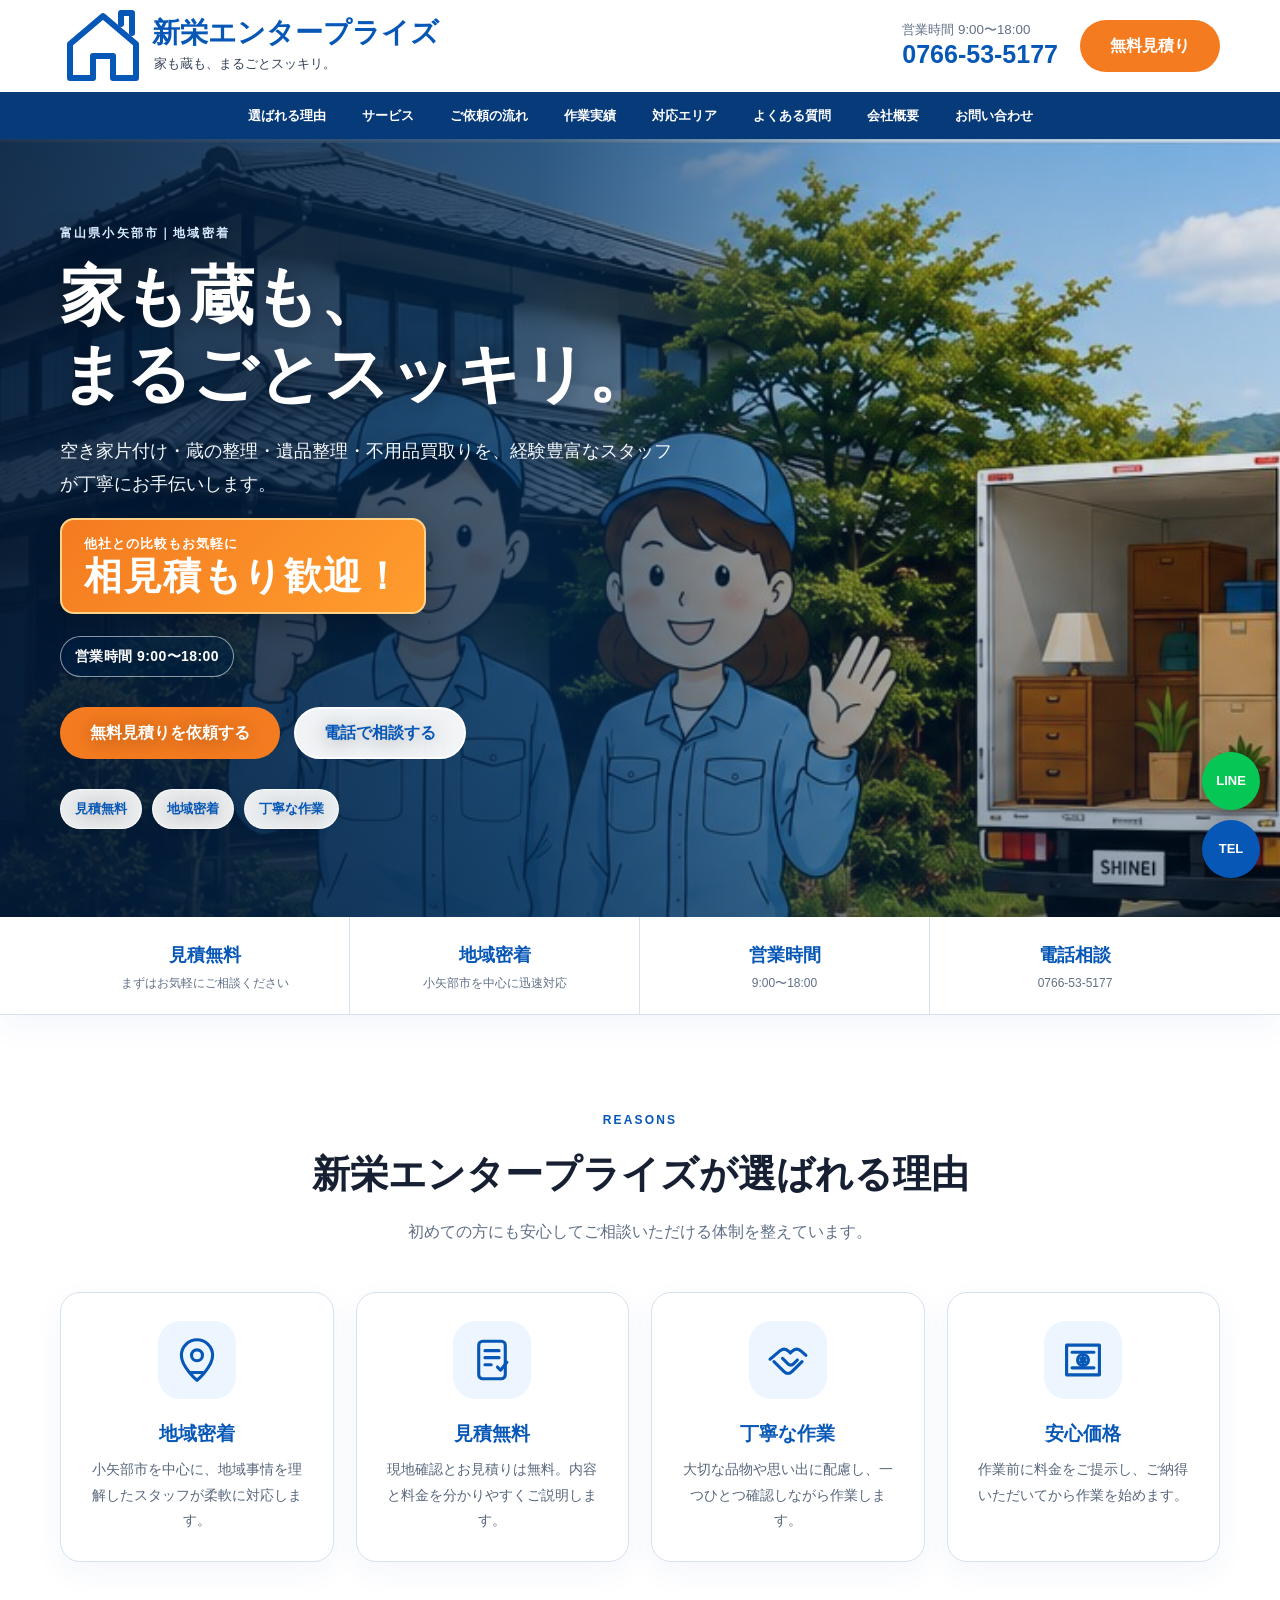
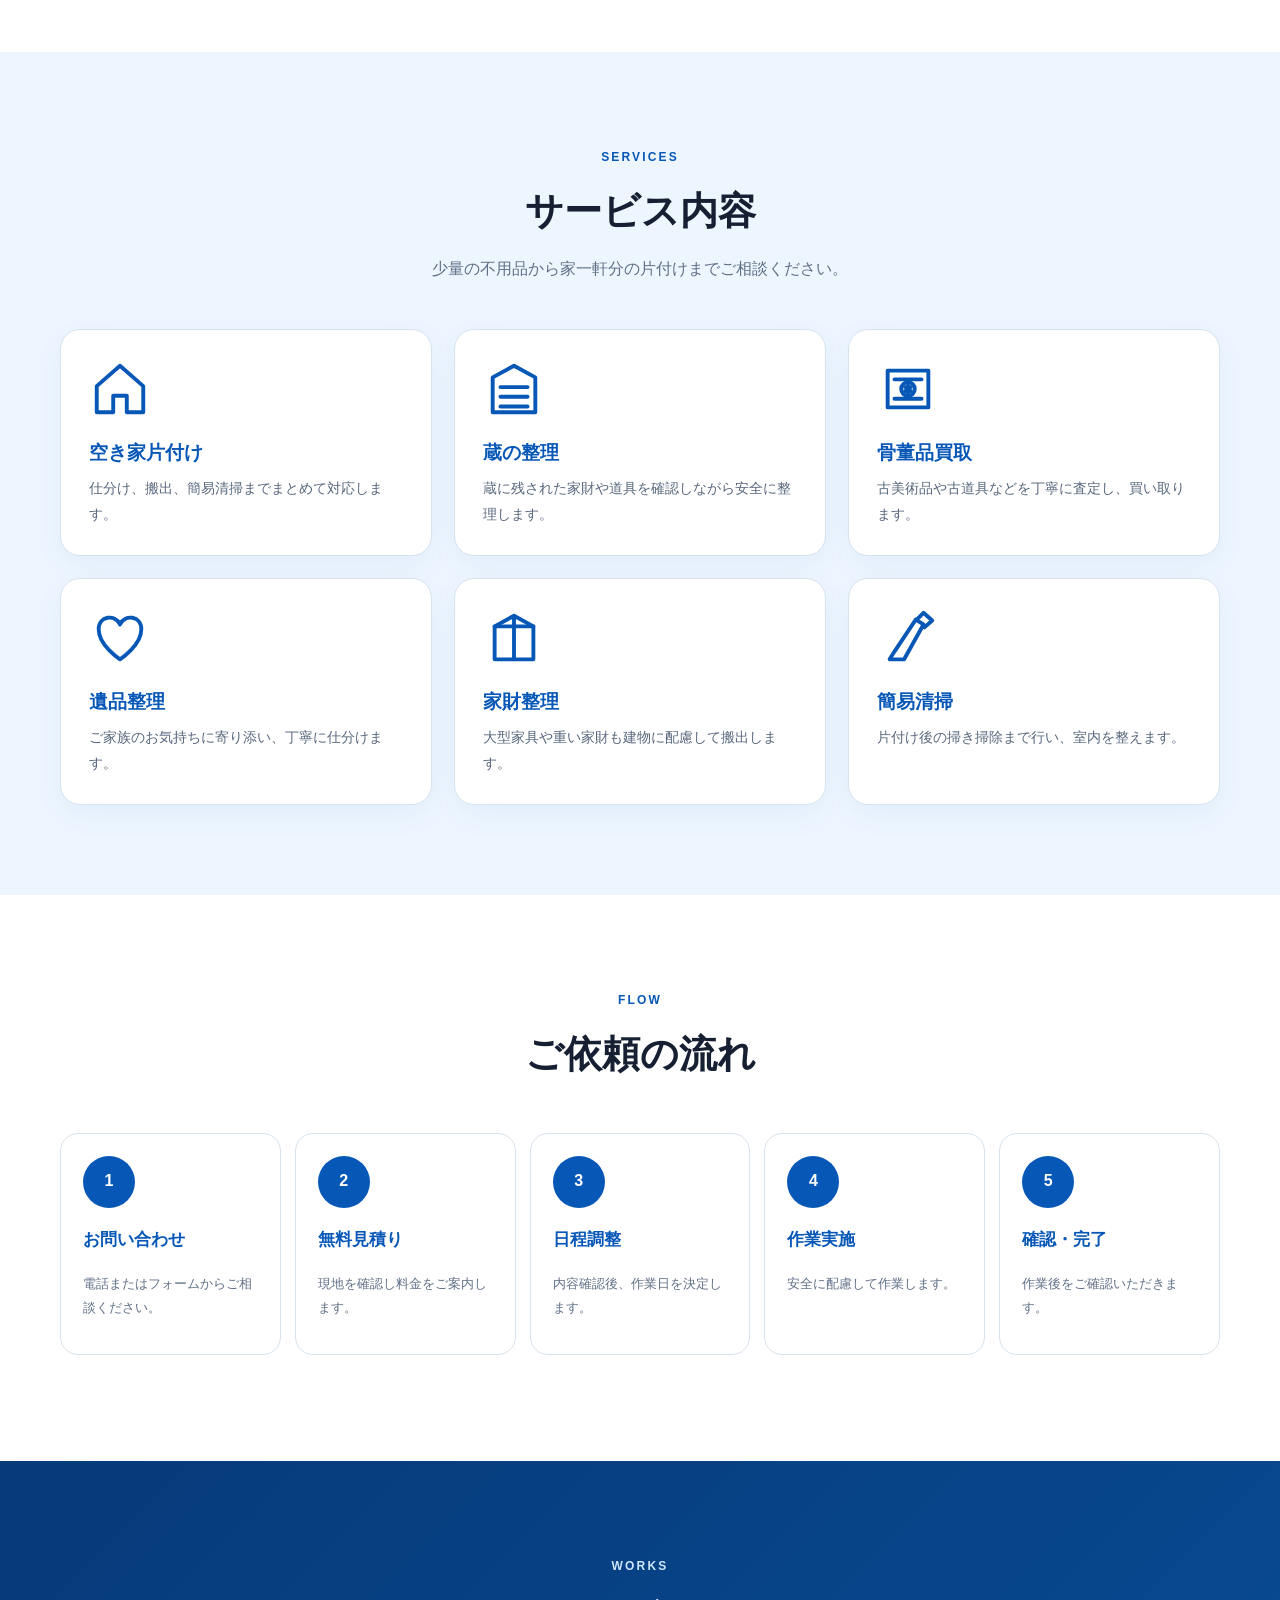
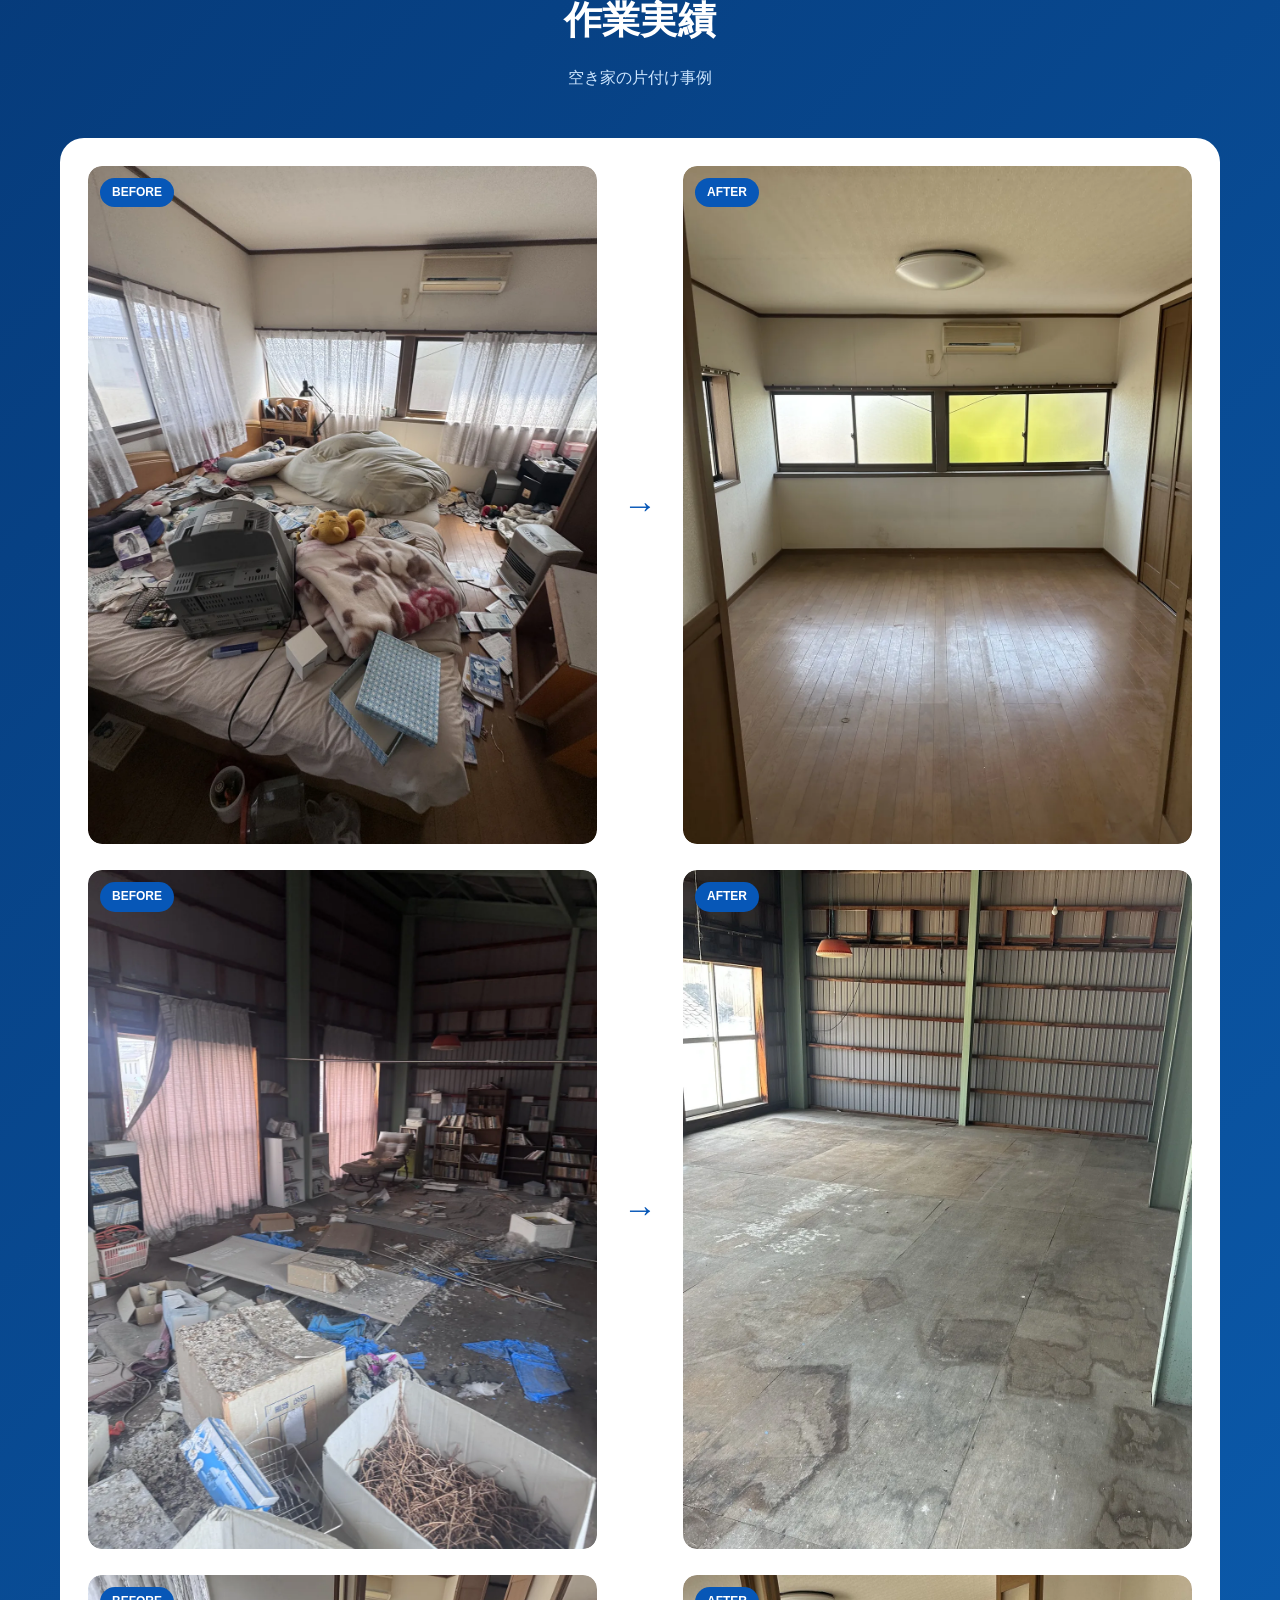
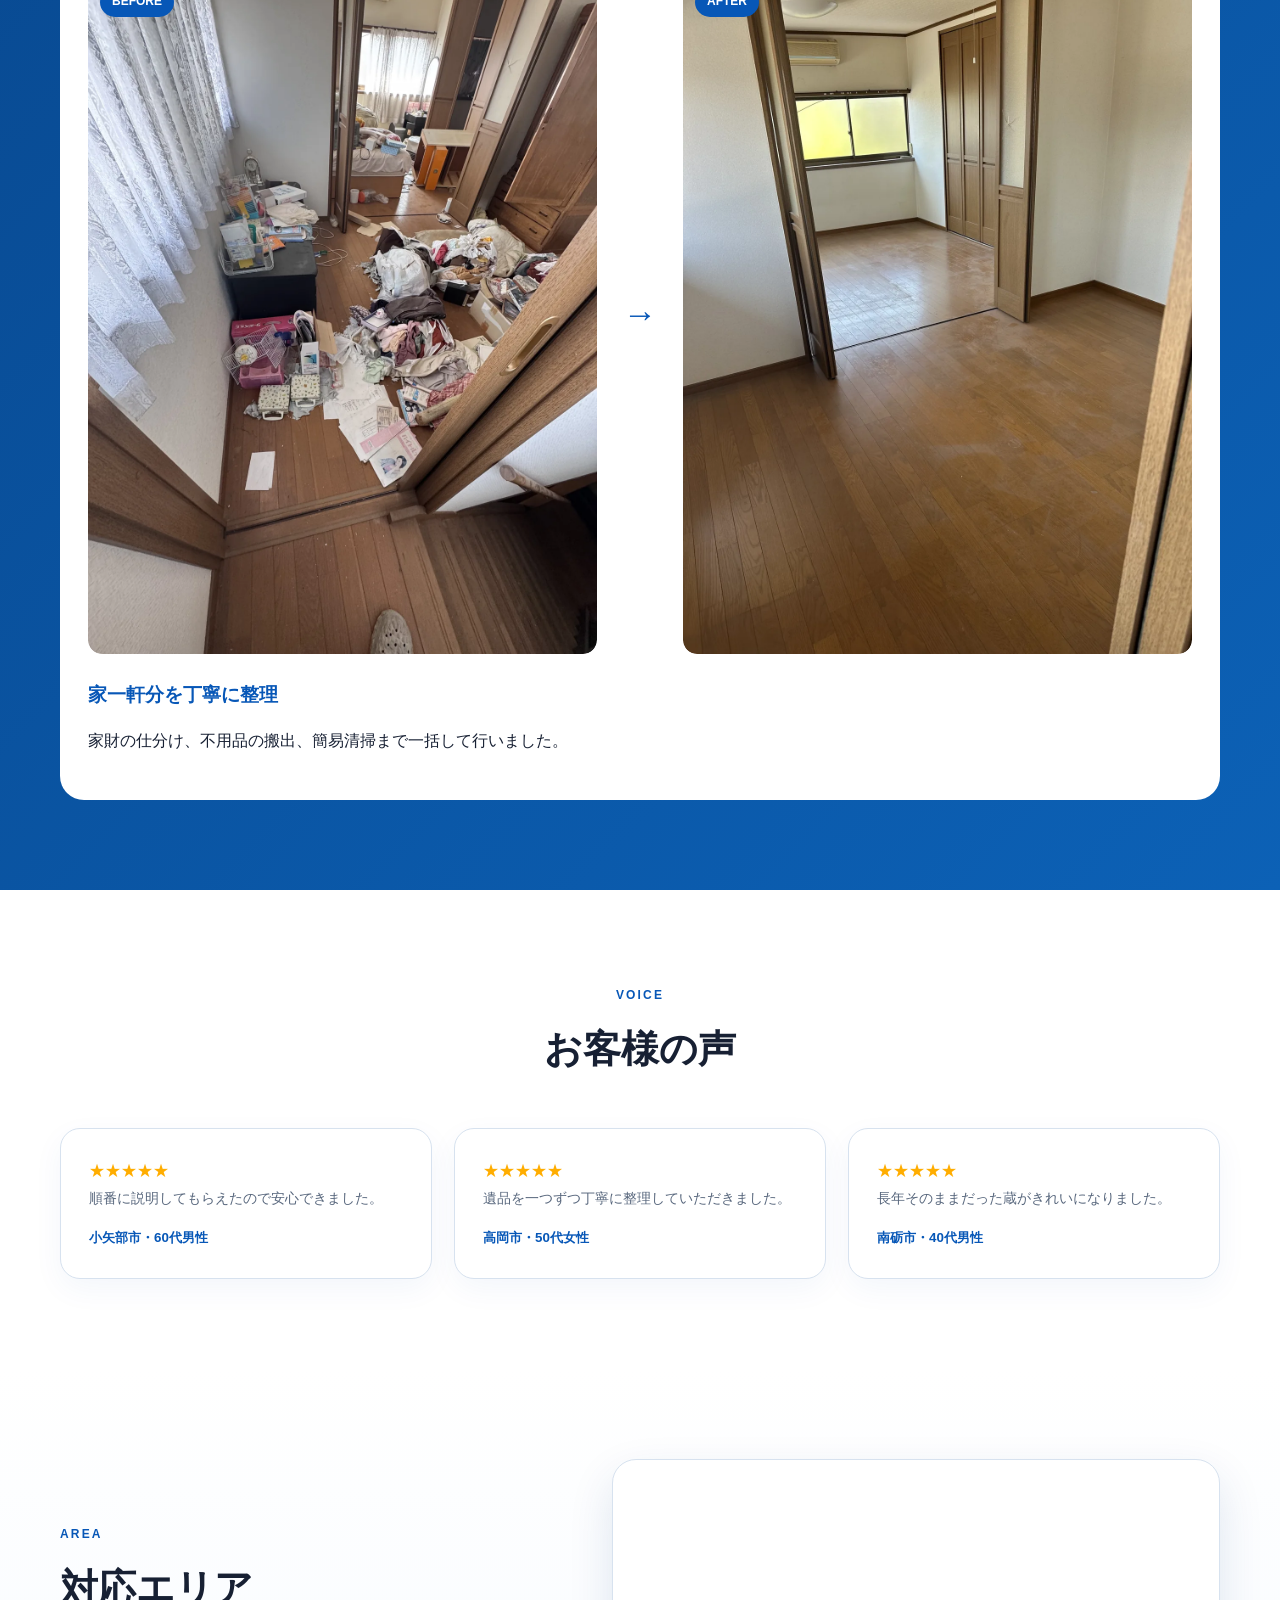
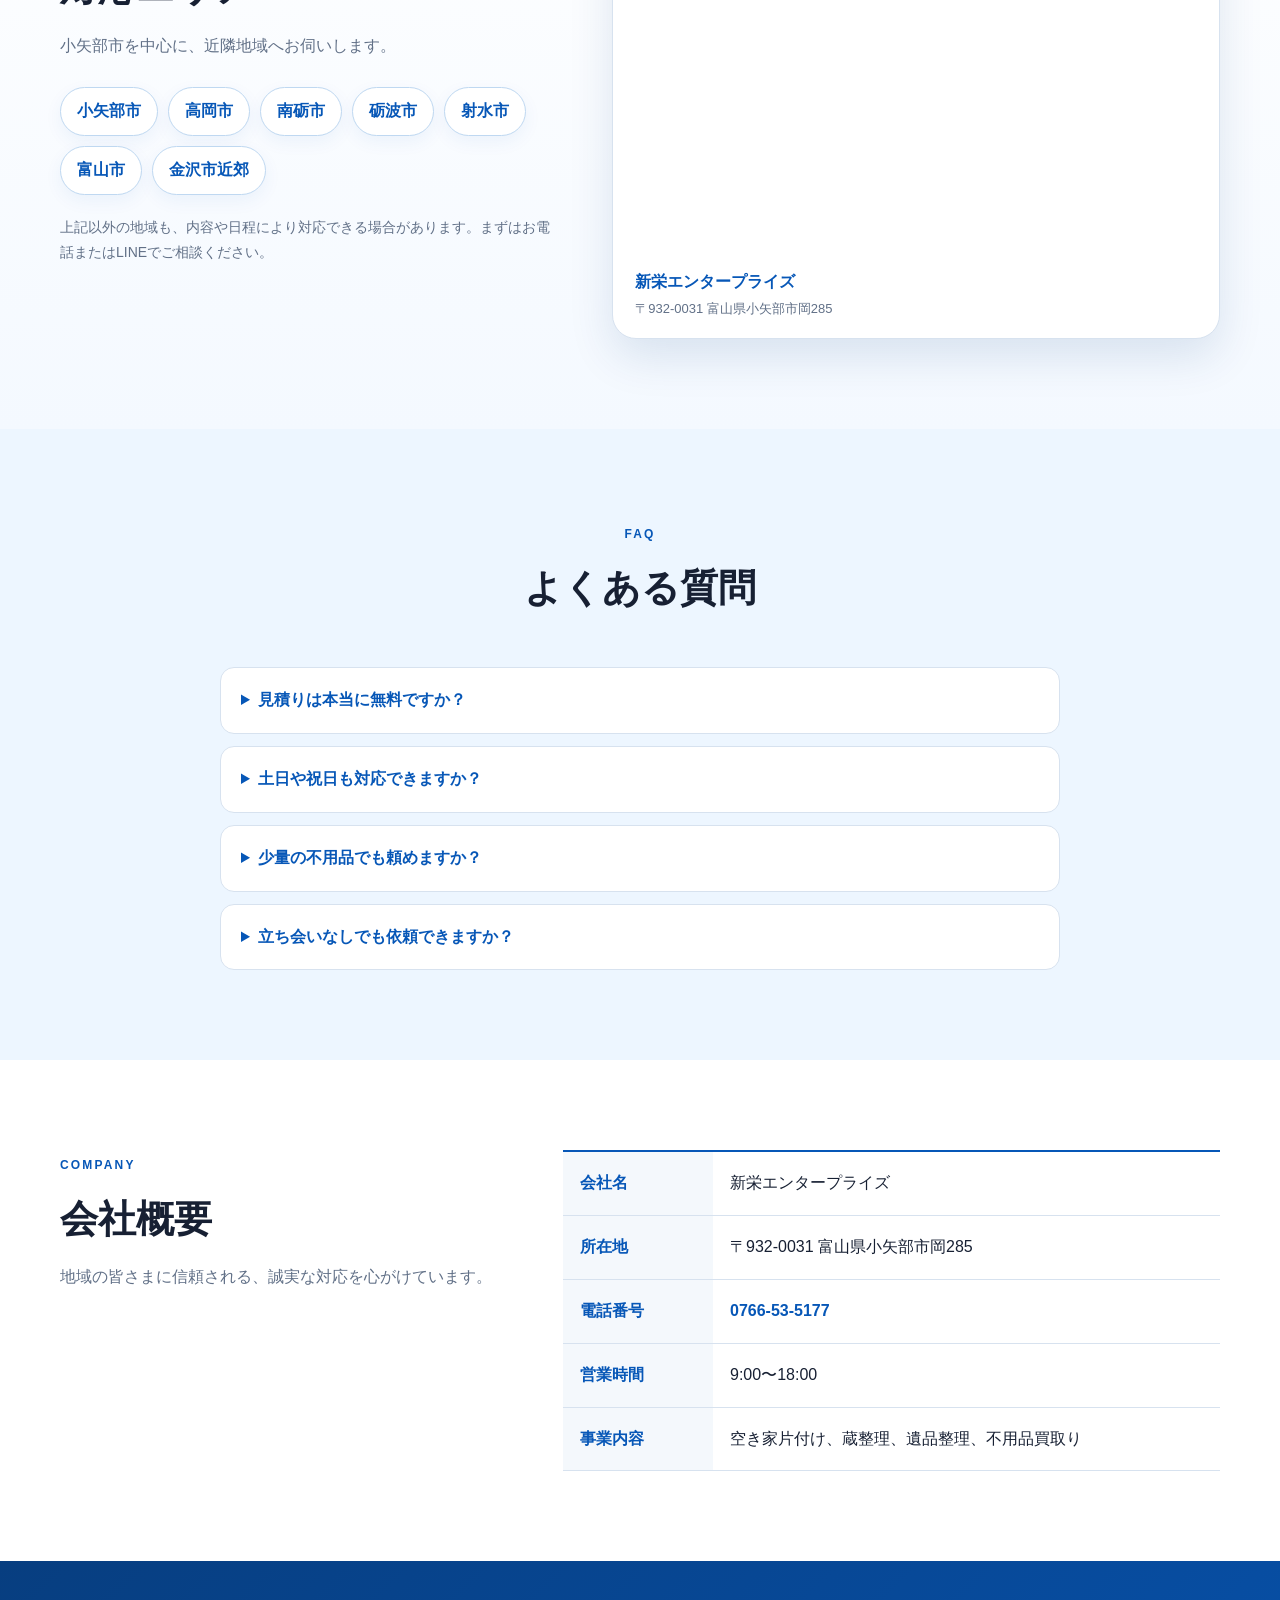
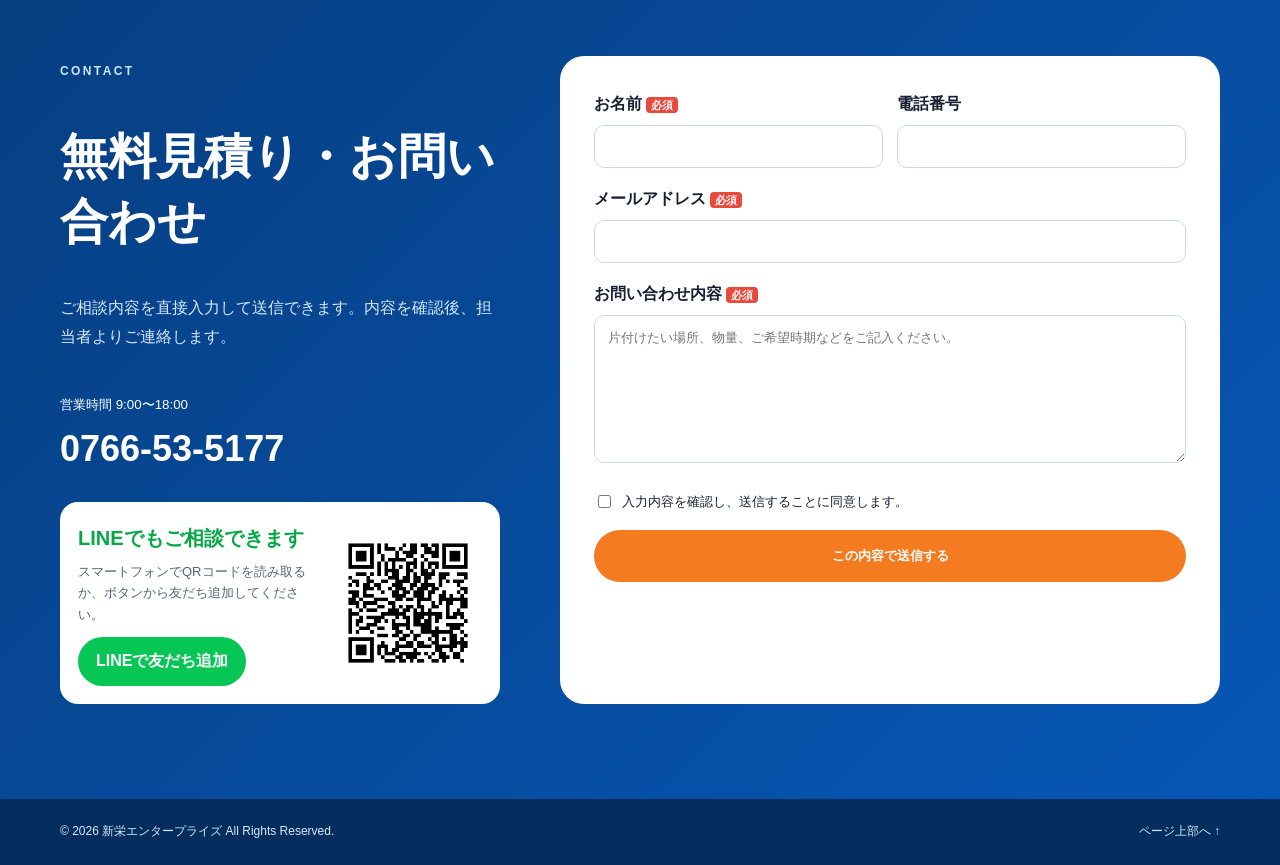
<file: index.html>
<!doctype html>
<html lang="ja">
<head>
<meta charset="utf-8"><meta name="viewport" content="width=device-width,initial-scale=1">
<title>新栄エンタープライズ｜空き家・蔵・遺品整理・不用品買取り</title>
<meta name="description" content="富山県小矢部市の空き家片付け、蔵整理、遺品整理、不用品買取りなら新栄エンタープライズ。見積無料。小矢部市・高岡市・南砺市など地域密着で丁寧に対応します。">
<meta name="theme-color" content="#0757b7">
<meta property="og:type" content="website">
<meta property="og:locale" content="ja_JP">
<meta property="og:title" content="新栄エンタープライズ｜空き家・蔵・遺品整理・不用品買取り">
<meta property="og:description" content="家も蔵も、まるごとスッキリ。富山県小矢部市を中心に、見積無料で丁寧に対応します。">
<meta property="og:image" content="assets/images/hero-house-people.jpg">
<meta name="twitter:card" content="summary_large_image">
<link rel="icon" href="favicon.svg"><link rel="stylesheet" href="style.css">
</head>
<body>
<header class="site-header"><div class="wrap header-inner"><a class="brand" href="#top"><img src="assets/logo/logo.svg" alt="新栄エンタープライズ"></a><div class="header-contact"><a href="tel:0766535177"><small>営業時間 9:00〜18:00</small><strong>0766-53-5177</strong></a><a class="btn orange" href="#contact">無料見積り</a></div><button class="menu" aria-label="メニュー" aria-expanded="false"><span></span><span></span><span></span></button></div><nav><div class="wrap nav-inner"><a href="#reason">選ばれる理由</a><a href="#service">サービス</a><a href="#flow">ご依頼の流れ</a><a href="#works">作業実績</a><a href="#area">対応エリア</a><a href="#faq">よくある質問</a><a href="#company">会社概要</a><a href="#contact">お問い合わせ</a></div></nav></header>
<main id="top">
<section class="hero" aria-label="新栄エンタープライズのご案内"><img class="hero-photo" src="assets/images/hero-house-people.jpg" alt="一軒家の前で対応する片付けスタッフ"><div class="hero-shade"></div><div class="wrap hero-overlay"><div class="hero-copy reveal"><p class="eyebrow">富山県小矢部市｜地域密着</p><h1>家も蔵も、<br><span>まるごとスッキリ。</span></h1><p class="lead">空き家片付け・蔵の整理・遺品整理・不用品買取りを、経験豊富なスタッフが丁寧にお手伝いします。</p><p class="competitive-quote"><span>他社との比較もお気軽に</span><strong>相見積もり歓迎！</strong></p><p class="hero-hours">営業時間 9:00〜18:00</p><div class="hero-buttons"><a class="btn orange" href="#contact">無料見積りを依頼する</a><a class="btn hero-outline" href="tel:0766535177">電話で相談する</a></div><ul class="badges"><li>見積無料</li><li>地域密着</li><li>丁寧な作業</li></ul></div></div></section>
<section class="trust-strip" aria-label="新栄エンタープライズの特徴"><div class="wrap trust-grid"><div><strong>見積無料</strong><span>まずはお気軽にご相談ください</span></div><div><strong>地域密着</strong><span>小矢部市を中心に迅速対応</span></div><div><strong>営業時間</strong><span>9:00〜18:00</span></div><div><strong>電話相談</strong><span>0766-53-5177</span></div></div></section>
<section class="section" id="reason"><div class="wrap"><header class="section-head reveal"><span>REASONS</span><h2>新栄エンタープライズが選ばれる理由</h2><p>初めての方にも安心してご相談いただける体制を整えています。</p></header><div class="grid four"><article class="card reason-card reveal"><div class="reason-icon"><img src="assets/icons/reason-local.svg" alt=""></div><h3>地域密着</h3><p>小矢部市を中心に、地域事情を理解したスタッフが柔軟に対応します。</p></article><article class="card reason-card reveal"><div class="reason-icon"><img src="assets/icons/reason-estimate.svg" alt=""></div><h3>見積無料</h3><p>現地確認とお見積りは無料。内容と料金を分かりやすくご説明します。</p></article><article class="card reason-card reveal"><div class="reason-icon"><img src="assets/icons/reason-care.svg" alt=""></div><h3>丁寧な作業</h3><p>大切な品物や思い出に配慮し、一つひとつ確認しながら作業します。</p></article><article class="card reason-card reveal"><div class="reason-icon"><img src="assets/icons/reason-price.svg" alt=""></div><h3>安心価格</h3><p>作業前に料金をご提示し、ご納得いただいてから作業を始めます。</p></article></div></div></section>
<section class="section soft" id="service"><div class="wrap"><header class="section-head reveal"><span>SERVICES</span><h2>サービス内容</h2><p>少量の不用品から家一軒分の片付けまでご相談ください。</p></header><div class="grid three"><article class="service-card reveal"><img src="assets/icons/house.svg" alt=""><h3>空き家片付け</h3><p>仕分け、搬出、簡易清掃までまとめて対応します。</p></article><article class="service-card reveal"><img src="assets/icons/store.svg" alt=""><h3>蔵の整理</h3><p>蔵に残された家財や道具を確認しながら安全に整理します。</p></article><article class="service-card reveal"><img src="assets/icons/reason-price.svg" alt=""><h3>骨董品買取</h3><p>古美術品や古道具などを丁寧に査定し、買い取ります。</p></article><article class="service-card reveal"><img src="assets/icons/heart.svg" alt=""><h3>遺品整理</h3><p>ご家族のお気持ちに寄り添い、丁寧に仕分けます。</p></article><article class="service-card reveal"><img src="assets/icons/box.svg" alt=""><h3>家財整理</h3><p>大型家具や重い家財も建物に配慮して搬出します。</p></article><article class="service-card reveal"><img src="assets/icons/broom.svg" alt=""><h3>簡易清掃</h3><p>片付け後の掃き掃除まで行い、室内を整えます。</p></article></div></div></section>
<section class="section" id="flow"><div class="wrap"><header class="section-head reveal"><span>FLOW</span><h2>ご依頼の流れ</h2></header><ol class="flow"><li class="reveal"><b>1</b><h3>お問い合わせ</h3><p>電話またはフォームからご相談ください。</p></li><li class="reveal"><b>2</b><h3>無料見積り</h3><p>現地を確認し料金をご案内します。</p></li><li class="reveal"><b>3</b><h3>日程調整</h3><p>内容確認後、作業日を決定します。</p></li><li class="reveal"><b>4</b><h3>作業実施</h3><p>安全に配慮して作業します。</p></li><li class="reveal"><b>5</b><h3>確認・完了</h3><p>作業後をご確認いただきます。</p></li></ol></div></section>
<section class="section dark" id="works"><div class="wrap"><header class="section-head light reveal"><span>WORKS</span><h2>作業実績</h2><p>空き家の片付け事例</p></header><div class="works reveal"><div class="works-cases"><div class="work-case"><figure><figcaption>BEFORE</figcaption><img src="assets/images/works/a_room_before.webp" alt="片付け前の室内（事例A）"></figure><div class="arrow">→</div><figure><figcaption>AFTER</figcaption><img src="assets/images/works/a_room_after.webp" alt="片付け後の室内（事例A）"></figure></div><div class="work-case"><figure><figcaption>BEFORE</figcaption><img src="assets/images/works/b_room_before.webp" alt="片付け前の室内（事例B）"></figure><div class="arrow">→</div><figure><figcaption>AFTER</figcaption><img src="assets/images/works/b_room_after.webp" alt="片付け後の室内（事例B）"></figure></div><div class="work-case"><figure><figcaption>BEFORE</figcaption><img src="assets/images/works/c_room_before.webp" alt="片付け前の室内（事例C）"></figure><div class="arrow">→</div><figure><figcaption>AFTER</figcaption><img src="assets/images/works/c_room_after.webp" alt="片付け後の室内（事例C）"></figure></div></div><div class="works-text"><h3>家一軒分を丁寧に整理</h3><p>家財の仕分け、不用品の搬出、簡易清掃まで一括して行いました。</p></div></div></div></section>
<section class="section"><div class="wrap"><header class="section-head reveal"><span>VOICE</span><h2>お客様の声</h2></header><div class="grid three"><article class="voice reveal"><div>★★★★★</div><p>順番に説明してもらえたので安心できました。</p><small>小矢部市・60代男性</small></article><article class="voice reveal"><div>★★★★★</div><p>遺品を一つずつ丁寧に整理していただきました。</p><small>高岡市・50代女性</small></article><article class="voice reveal"><div>★★★★★</div><p>長年そのままだった蔵がきれいになりました。</p><small>南砺市・40代男性</small></article></div></div></section>
<section class="section area-section" id="area"><div class="wrap area-grid"><div><header class="section-head left reveal"><span>AREA</span><h2>対応エリア</h2><p>小矢部市を中心に、近隣地域へお伺いします。</p></header><div class="area-tags reveal"><span>小矢部市</span><span>高岡市</span><span>南砺市</span><span>砺波市</span><span>射水市</span><span>富山市</span><span>金沢市近郊</span></div><p class="area-note reveal">上記以外の地域も、内容や日程により対応できる場合があります。まずはお電話またはLINEでご相談ください。</p></div><div class="map-card reveal"><iframe title="新栄エンタープライズ周辺地図" src="https://www.google.com/maps?q=%E5%AF%8C%E5%B1%B1%E7%9C%8C%E5%B0%8F%E7%9F%A2%E9%83%A8%E5%B8%82%E5%B2%A1285&output=embed" loading="lazy" referrerpolicy="no-referrer-when-downgrade"></iframe><div class="map-caption"><strong>新栄エンタープライズ</strong><span>〒932-0031 富山県小矢部市岡285</span></div></div></div></section>
<section class="section soft" id="faq"><div class="wrap narrow"><header class="section-head reveal"><span>FAQ</span><h2>よくある質問</h2></header><div class="faq"><details class="reveal"><summary>見積りは本当に無料ですか？</summary><p>はい。現地確認とお見積りは無料です。</p></details><details class="reveal"><summary>土日や祝日も対応できますか？</summary><p>日程によって対応可能です。ご希望日をご相談ください。</p></details><details class="reveal"><summary>少量の不用品でも頼めますか？</summary><p>はい。少量から家一軒分まで対応しています。</p></details><details class="reveal"><summary>立ち会いなしでも依頼できますか？</summary><p>状況に応じてご相談いただけます。</p></details></div></div></section>
<section class="section" id="company"><div class="wrap company"><header class="section-head left reveal"><span>COMPANY</span><h2>会社概要</h2><p>地域の皆さまに信頼される、誠実な対応を心がけています。</p></header><dl class="company-table reveal"><div><dt>会社名</dt><dd>新栄エンタープライズ</dd></div><div><dt>所在地</dt><dd>〒932-0031 富山県小矢部市岡285</dd></div><div><dt>電話番号</dt><dd><a href="tel:0766535177">0766-53-5177</a></dd></div><div><dt>営業時間</dt><dd>9:00〜18:00</dd></div><div><dt>事業内容</dt><dd>空き家片付け、蔵整理、遺品整理、不用品買取り</dd></div></dl></div></section>
<section class="contact" id="contact"><div class="wrap contact-grid"><div class="contact-copy reveal"><span>CONTACT</span><h2>無料見積り・お問い合わせ</h2><p>ご相談内容を直接入力して送信できます。内容を確認後、担当者よりご連絡します。</p><div class="contact-channels"><a class="contact-tel" href="tel:0766535177"><small>営業時間 9:00〜18:00</small><strong>0766-53-5177</strong></a><div class="line-box"><div><strong>LINEでもご相談できます</strong><p>スマートフォンでQRコードを読み取るか、ボタンから友だち追加してください。</p><a class="line-button" href="https://line.me/ti/p/L_VUE2ikQI" target="_blank" rel="noopener">LINEで友だち追加</a></div><a href="https://line.me/ti/p/L_VUE2ikQI" target="_blank" rel="noopener" aria-label="LINEで友だち追加"><img src="assets/qr/line-qr.png" alt="新栄エンタープライズのLINE登録用QRコード"></a></div></div></div><form class="contact-form reveal" action="mail.php" method="post"><div class="form-row"><label><span>お名前 <b>必須</b></span><input name="name" required autocomplete="name"></label><label><span>電話番号</span><input name="tel" type="tel" autocomplete="tel"></label></div><label><span>メールアドレス <b>必須</b></span><input name="email" type="email" required autocomplete="email"></label><label><span>お問い合わせ内容 <b>必須</b></span><textarea name="message" rows="8" required placeholder="片付けたい場所、物量、ご希望時期などをご記入ください。"></textarea></label><label class="agree"><input type="checkbox" required><span>入力内容を確認し、送信することに同意します。</span></label><button class="btn orange submit" type="submit">この内容で送信する</button></form></div></section>
</main><footer><div class="wrap footer-inner"><p>© 2026 新栄エンタープライズ All Rights Reserved.</p><a href="#top">ページ上部へ ↑</a></div></footer><div class="floating-actions"><a class="floating-line" href="https://line.me/ti/p/L_VUE2ikQI" target="_blank" rel="noopener" aria-label="LINEで相談する">LINE</a><a class="floating-tel" href="tel:0766535177" aria-label="電話で相談する">TEL</a></div><div class="mobile-actions"><a class="mobile-line" href="https://line.me/ti/p/L_VUE2ikQI" target="_blank" rel="noopener">LINEで相談</a><a class="mobile-call" href="tel:0766535177">電話で相談</a></div><script src="script.js"></script></body></html>
</file>
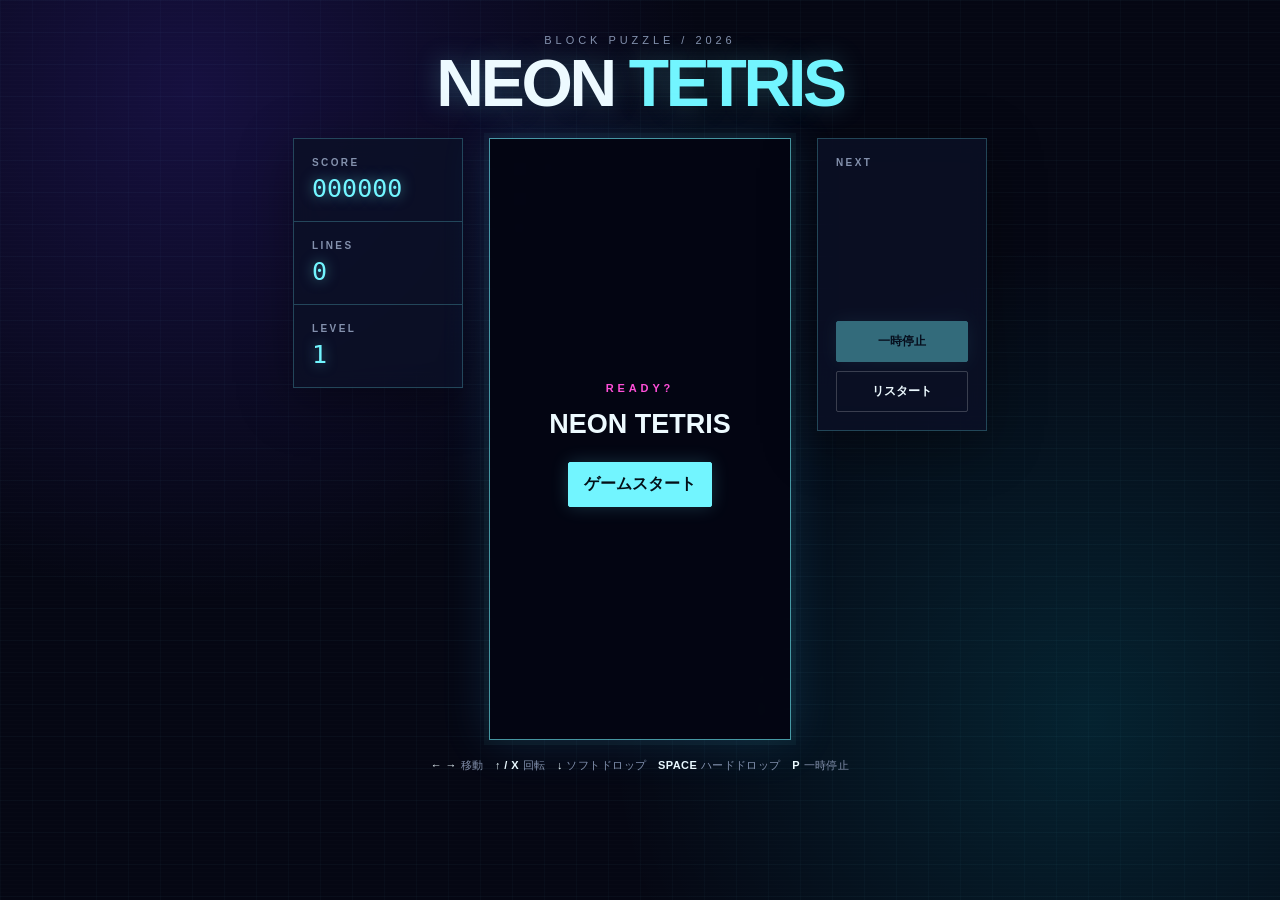
<file: tetris.html>
<!doctype html>
<html lang="ja">
<head>
  <meta charset="utf-8">
  <meta name="viewport" content="width=device-width, initial-scale=1">
  <title>NEON TETRIS</title>
  <meta name="description" content="ブラウザで遊べるネオンテトリス">
  <link rel="stylesheet" href="tetris.css">
</head>
<body>
  <main class="game-shell">
    <header class="brand">
      <p class="eyebrow">BLOCK PUZZLE / 2026</p>
      <h1>NEON <span>TETRIS</span></h1>
    </header>

    <section class="game-layout" aria-label="テトリスゲーム">
      <aside class="panel stats-panel">
        <div><span>SCORE</span><strong id="score">000000</strong></div>
        <div><span>LINES</span><strong id="lines">0</strong></div>
        <div><span>LEVEL</span><strong id="level">1</strong></div>
      </aside>

      <div class="board-wrap">
        <canvas id="game" width="300" height="600" aria-label="テトリスの盤面"></canvas>
        <div id="overlay" class="overlay">
          <p id="overlay-kicker">READY?</p>
          <h2 id="overlay-title">NEON TETRIS</h2>
          <button id="start" type="button">ゲームスタート</button>
        </div>
      </div>

      <aside class="panel next-panel">
        <span>NEXT</span>
        <canvas id="next" width="120" height="120" aria-label="次のブロック"></canvas>
        <button id="pause" type="button" disabled>一時停止</button>
        <button id="restart" class="ghost" type="button">リスタート</button>
      </aside>
    </section>

    <section class="touch-controls" aria-label="スマートフォン操作">
      <button type="button" data-action="left" aria-label="左へ移動">←</button>
      <button type="button" data-action="rotate" aria-label="回転">↻</button>
      <button type="button" data-action="right" aria-label="右へ移動">→</button>
      <button type="button" data-action="down" aria-label="下へ移動">↓</button>
      <button type="button" data-action="drop" aria-label="一気に落とす">DROP</button>
    </section>

    <footer>
      <p><b>← →</b> 移動　<b>↑ / X</b> 回転　<b>↓</b> ソフトドロップ　<b>SPACE</b> ハードドロップ　<b>P</b> 一時停止</p>
    </footer>
  </main>
  <script src="tetris.js"></script>
</body>
</html>
</file>
<file: style.css>
:root{--blue:#0757b7;--dark:#063a79;--soft:#edf6ff;--orange:#f47b20;--ink:#172033;--muted:#617087;--line:#d7e2ef}*{box-sizing:border-box}html{scroll-behavior:smooth}body{margin:0;font-family:"Yu Gothic","Hiragino Kaku Gothic ProN",Meiryo,sans-serif;color:var(--ink);line-height:1.8}img{max-width:100%;display:block}a{text-decoration:none;color:inherit}.wrap{width:min(1160px,calc(100% - 40px));margin:auto}.narrow{width:min(840px,calc(100% - 40px))}.site-header{position:sticky;top:0;z-index:30;background:#fffffff2;backdrop-filter:blur(10px);box-shadow:0 1px 0 #0757b71f}.header-inner{min-height:88px;display:flex;align-items:center;justify-content:space-between}.brand img{width:350px}.header-contact{display:flex;align-items:center;gap:22px}.header-contact>a:first-child{display:flex;flex-direction:column;line-height:1.3}.header-contact small{color:var(--muted)}.header-contact strong{font-size:25px;color:var(--blue)}.btn{display:inline-flex;align-items:center;justify-content:center;min-height:52px;padding:0 28px;border-radius:999px;font-weight:800;border:2px solid transparent;transition:.2s}.btn:hover{transform:translateY(-2px)}.orange{background:var(--orange);color:#fff}.outline{background:#fff;border-color:var(--blue);color:var(--blue)}nav{background:var(--dark);color:#fff}.nav-inner{display:flex;justify-content:center}.nav-inner a{padding:12px 18px;font-size:13px;font-weight:700}.menu{display:none;background:none;border:0}.menu span{display:block;width:28px;height:3px;background:var(--blue);margin:5px}.hero{background:radial-gradient(circle at 80% 10%,#d8ecff,transparent 38%),linear-gradient(135deg,#f8fcff,#eaf5ff)}.hero-grid{min-height:610px;display:grid;grid-template-columns:1fr 1.05fr;align-items:center;gap:55px;padding:70px 0}.eyebrow,.section-head span{color:var(--blue);font-weight:900;letter-spacing:.18em;font-size:12px}.hero h1{font-size:clamp(42px,5vw,72px);line-height:1.22;margin:10px 0 22px}.hero h1 span{color:var(--blue)}.lead{font-size:18px;color:#40506a}.hero-buttons{display:flex;gap:14px;margin:30px 0}.badges{display:flex;gap:10px;padding:0;list-style:none}.badges li{background:#fff;border:1px solid #c7ddf2;color:var(--blue);padding:7px 14px;border-radius:99px;font-weight:800;font-size:13px}.section{padding:90px 0}.soft{background:var(--soft)}.dark{background:linear-gradient(135deg,var(--dark),#0c61b6);color:#fff}.section-head{text-align:center;max-width:760px;margin:0 auto 45px}.section-head h2{font-size:clamp(28px,3vw,42px);margin:5px 0 10px}.section-head p{margin:0;color:var(--muted)}.light span,.light p{color:#cde6ff}.grid{display:grid;gap:22px}.four{grid-template-columns:repeat(4,1fr)}.three{grid-template-columns:repeat(3,1fr)}.card,.service-card,.voice{background:#fff;border:1px solid var(--line);border-radius:20px;padding:28px;box-shadow:0 10px 30px #0757b70d}.card b,.flow b{width:52px;height:52px;border-radius:50%;display:grid;place-items:center;background:var(--blue);color:#fff}.card h3,.service-card h3{color:var(--blue);margin:16px 0 7px}.card p,.service-card p,.voice p{color:#58677d;margin:0;font-size:14px}.service-card img{width:62px}.flow{display:grid;grid-template-columns:repeat(5,1fr);gap:14px;padding:0;list-style:none}.flow li{background:#fff;border:1px solid var(--line);border-radius:18px;padding:22px}.flow h3{color:var(--blue);font-size:17px}.flow p{font-size:13px;color:var(--muted)}.works{display:grid;grid-template-columns:1fr 50px 1fr;gap:18px;align-items:center;background:#fff;color:var(--ink);padding:28px;border-radius:24px}.works figure{margin:0;position:relative}.works figcaption{position:absolute;top:12px;left:12px;background:var(--blue);color:#fff;padding:4px 12px;border-radius:99px;font-weight:900;font-size:12px}.works img{border-radius:14px}.arrow{text-align:center;color:var(--blue);font-size:34px}.works-text{grid-column:1/-1}.works-text h3{color:var(--blue);margin-bottom:5px}.voice div{color:#ffad00}.voice small{display:block;margin-top:15px;color:var(--blue);font-weight:800}.faq{display:grid;gap:12px}.faq details{background:#fff;border:1px solid var(--line);border-radius:14px;padding:0 20px}.faq summary{padding:18px 0;color:var(--blue);font-weight:800;cursor:pointer}.faq p{color:var(--muted)}.company{display:grid;grid-template-columns:.8fr 1.2fr;gap:65px}.left{text-align:left;margin:0}.company-table{margin:0;border-top:2px solid var(--blue)}.company-table div{display:grid;grid-template-columns:150px 1fr;border-bottom:1px solid var(--line)}.company-table dt,.company-table dd{padding:17px;margin:0}.company-table dt{background:#f4f8fc;color:var(--blue);font-weight:800}.company-table a{color:var(--blue);font-weight:800}.contact{padding:95px 0;background:linear-gradient(135deg,#073e80,#0757b7);color:#fff}.contact-grid{display:grid;grid-template-columns:.8fr 1.2fr;gap:60px}.contact-copy>span{color:#cde6ff;letter-spacing:.2em;font-weight:900;font-size:12px}.contact-copy h2{font-size:clamp(30px,4vw,48px);line-height:1.35}.contact-copy p{color:#d6e9fb}.contact-tel{display:flex;flex-direction:column;margin-top:25px}.contact-tel strong{font-size:36px}.contact-form{background:#fff;color:var(--ink);padding:34px;border-radius:24px}.contact-form label{display:block;margin-bottom:17px}.contact-form label>span{display:block;font-weight:800;margin-bottom:6px}.contact-form b{font-size:11px;background:#e74a3b;color:#fff;padding:2px 5px;border-radius:4px}.contact-form input,.contact-form textarea{width:100%;padding:13px;border:1px solid #cbd7e5;border-radius:10px}.form-row{display:grid;grid-template-columns:1fr 1fr;gap:14px}.agree{display:flex!important;align-items:center;gap:8px;font-size:13px}.agree input{width:auto}.agree span{margin:0!important;font-weight:500!important}.submit{width:100%;border:0}.footer-inner{display:flex;justify-content:space-between;align-items:center}.footer-inner p{margin:0}footer{background:#052e5e;color:#d7e8fa;padding:22px 0;font-size:12px}.mobile-call{display:none}.reveal{opacity:0;transform:translateY(20px);transition:.65s}.reveal.visible{opacity:1;transform:none}@media(max-width:980px){.header-contact{display:none}.menu{display:block}.nav-inner{display:none}.nav-inner.open{display:grid;grid-template-columns:1fr 1fr}.hero-grid{grid-template-columns:1fr}.hero-copy{text-align:center}.hero-buttons,.badges{justify-content:center}.four{grid-template-columns:repeat(2,1fr)}.flow{grid-template-columns:repeat(2,1fr)}.company,.contact-grid{grid-template-columns:1fr}.left{text-align:center;margin:auto}}@media(max-width:680px){body{padding-bottom:58px}.wrap,.narrow{width:min(100% - 24px,1160px)}.header-inner{min-height:70px}.brand img{width:265px}.hero-grid{min-height:auto;padding:50px 0}.hero h1{font-size:42px}.hero-buttons{flex-direction:column}.badges{flex-wrap:wrap}.section{padding:65px 0}.four,.three,.flow{grid-template-columns:1fr}.works{grid-template-columns:1fr}.arrow{transform:rotate(90deg)}.company-table div{grid-template-columns:1fr}.form-row{grid-template-columns:1fr}.contact-form{padding:22px}.footer-inner{display:block;text-align:center}.mobile-call{display:flex;position:fixed;left:0;right:0;bottom:0;height:58px;background:var(--orange);color:#fff;align-items:center;justify-content:center;font-weight:900;z-index:40}}

/* Final revision: logo, hero photo, reasons and LINE */
.brand{display:flex;align-items:center;flex:0 1 520px;min-width:0;overflow:visible}.brand img{display:block;width:100%;max-width:520px;height:auto;overflow:visible}.hero-art{overflow:hidden;border-radius:26px;box-shadow:0 24px 55px rgba(3,55,113,.18);background:#dceeff}.hero-art img{width:100%;height:430px;object-fit:cover;object-position:center center;filter:none}.reason-card{text-align:center}.reason-icon{width:78px;height:78px;border-radius:22px;background:#edf6ff;display:grid;place-items:center;margin:0 auto 18px}.reason-icon img{width:50px;height:50px}.reason-card h3{margin-top:0}.contact-channels{display:grid;gap:20px}.line-box{display:grid;grid-template-columns:1fr 148px;gap:18px;align-items:center;background:#fff;color:#172033;border-radius:18px;padding:18px}.line-box>div>strong{display:block;color:#06a846;font-size:20px}.line-box p{font-size:13px;line-height:1.65;color:#56657a;margin:5px 0 12px}.line-box img{width:148px;height:148px;border-radius:8px}.line-button{display:inline-flex;align-items:center;justify-content:center;background:#06c755;color:#fff;font-weight:800;border-radius:999px;padding:10px 18px}.line-button:hover{background:#05b44d}
@media(max-width:1100px){.brand{flex-basis:440px}.brand img{max-width:440px}.hero-art img{height:390px}}
@media(max-width:980px){.brand{flex-basis:480px}.brand img{max-width:480px}}
@media(max-width:680px){.brand{flex-basis:auto;width:calc(100% - 55px)}.brand img{width:100%;max-width:430px}.hero-art img{height:300px}.line-box{grid-template-columns:1fr;text-align:center}.line-box>a{justify-self:center}.line-box img{width:170px;height:170px}}


/* Final revision: full-width photographic hero and business hours */
.hero{position:relative;min-height:680px;display:flex;align-items:stretch;overflow:hidden;background:#17385d;color:#fff}.hero-photo{position:absolute;inset:0;width:100%;height:100%;object-fit:cover;object-position:center 48%;z-index:0}.hero-shade{position:absolute;inset:0;z-index:1;background:linear-gradient(90deg,rgba(2,25,54,.88) 0%,rgba(3,42,82,.72) 42%,rgba(4,42,78,.24) 69%,rgba(2,22,45,.1) 100%),linear-gradient(0deg,rgba(0,28,61,.34),transparent 52%)}.hero-overlay{position:relative;z-index:2;min-height:680px;display:flex;align-items:center;padding-top:72px;padding-bottom:72px}.hero-copy{width:min(640px,62%);text-shadow:0 2px 20px rgba(0,0,0,.35)}.hero .eyebrow{color:#d8edff}.hero h1{color:#fff;margin-top:12px}.hero h1 span{color:#fff}.hero .lead{color:#f3f8fd;max-width:620px}.hero-hours{display:inline-flex;align-items:center;margin:5px 0 0;padding:7px 14px;border:1px solid rgba(255,255,255,.55);border-radius:999px;background:rgba(0,37,76,.42);font-weight:800;font-size:14px;letter-spacing:.03em}.hero-outline{background:rgba(255,255,255,.94);border-color:#fff;color:var(--blue)}.hero .badges li{background:rgba(255,255,255,.92);border-color:rgba(255,255,255,.8)}
.competitive-quote{display:flex;width:fit-content;flex-direction:column;align-items:flex-start;margin:10px 0 22px;padding:12px 22px 13px;border:2px solid #ffd48a;border-radius:14px;background:linear-gradient(135deg,#f47b20,#ff9d2e);color:#fff;box-shadow:0 10px 28px rgba(0,0,0,.24);text-shadow:none}.competitive-quote span{font-size:13px;font-weight:800;letter-spacing:.08em}.competitive-quote strong{font-size:clamp(25px,3vw,38px);line-height:1.15;letter-spacing:.04em}.hero-hours{display:flex;width:fit-content;margin:0}
@media(max-width:980px){.hero,.hero-overlay{min-height:620px}.hero-shade{background:linear-gradient(90deg,rgba(1,25,54,.85),rgba(2,36,72,.52)),linear-gradient(0deg,rgba(0,24,51,.36),transparent)}.hero-copy{width:min(650px,84%);text-align:left}.hero-buttons,.badges{justify-content:flex-start}}
@media(max-width:680px){.hero,.hero-overlay{min-height:650px}.hero-photo{object-position:58% center}.hero-shade{background:linear-gradient(90deg,rgba(1,25,54,.88),rgba(2,36,72,.56)),linear-gradient(0deg,rgba(0,24,51,.38),transparent)}.hero-overlay{align-items:flex-end;padding-top:80px;padding-bottom:58px}.hero-copy{width:100%;text-align:left}.hero h1{font-size:42px}.hero-buttons{align-items:stretch}.hero .badges{justify-content:flex-start}.hero-hours{font-size:13px}}


/* Recommended finishing touches */
.trust-strip{background:#fff;border-bottom:1px solid var(--line);box-shadow:0 10px 30px rgba(7,87,183,.05)}
.trust-grid{display:grid;grid-template-columns:repeat(4,1fr)}
.trust-grid>div{padding:22px 24px;border-right:1px solid var(--line);text-align:center}
.trust-grid>div:last-child{border-right:0}
.trust-grid strong{display:block;color:var(--blue);font-size:18px}
.trust-grid span{display:block;color:var(--muted);font-size:12px;line-height:1.5;margin-top:3px}
.area-section{background:linear-gradient(180deg,#fff,#f4f9ff)}
.area-grid{display:grid;grid-template-columns:.9fr 1.1fr;gap:55px;align-items:center}
.area-tags{display:flex;flex-wrap:wrap;gap:10px;margin:26px 0 20px}
.area-tags span{background:#fff;border:1px solid #bfd8f1;border-radius:999px;padding:9px 16px;color:var(--blue);font-weight:800;box-shadow:0 6px 18px rgba(7,87,183,.06)}
.area-note{color:var(--muted);font-size:14px}
.map-card{overflow:hidden;border-radius:24px;background:#fff;border:1px solid var(--line);box-shadow:0 18px 45px rgba(6,58,121,.12)}
.map-card iframe{display:block;width:100%;height:390px;border:0}
.map-caption{display:flex;flex-direction:column;padding:18px 22px}
.map-caption strong{color:var(--blue)}
.map-caption span{font-size:13px;color:var(--muted)}
.floating-actions{position:fixed;right:20px;bottom:22px;z-index:45;display:grid;gap:10px}
.floating-actions a{width:58px;height:58px;border-radius:50%;display:grid;place-items:center;color:#fff;font-size:13px;font-weight:900;box-shadow:0 10px 25px rgba(0,0,0,.22);transition:.2s}
.floating-actions a:hover{transform:translateY(-3px)}
.floating-line{background:#06c755}.floating-tel{background:var(--blue)}
.mobile-actions{display:none}
@media(max-width:980px){.trust-grid{grid-template-columns:repeat(2,1fr)}.trust-grid>div:nth-child(2){border-right:0}.trust-grid>div:nth-child(-n+2){border-bottom:1px solid var(--line)}.area-grid{grid-template-columns:1fr}.map-card iframe{height:350px}}
@media(max-width:680px){body{padding-bottom:62px}.trust-grid{grid-template-columns:1fr 1fr}.trust-grid>div{padding:16px 8px}.trust-grid strong{font-size:15px}.trust-grid span{font-size:10px}.floating-actions{display:none}.mobile-actions{display:grid;grid-template-columns:1fr 1fr;position:fixed;left:0;right:0;bottom:0;height:62px;z-index:50}.mobile-actions a{display:flex;align-items:center;justify-content:center;color:#fff;font-weight:900}.mobile-line{background:#06c755}.mobile-call{display:flex;position:static;height:auto;background:var(--orange)}.map-card iframe{height:300px}}

/* Before/After photo consistency */
.works figure{overflow:hidden;border-radius:14px}.works figure img{width:100%;aspect-ratio:3/4;object-fit:cover;object-position:center}

/* Three Before/After examples */
.works{display:block}.works-cases{display:grid;gap:26px}.work-case{display:grid;grid-template-columns:1fr 50px 1fr;gap:18px;align-items:center}.works-text{margin-top:24px}.work-case figure{margin:0}.work-case .arrow{text-align:center;color:var(--blue);font-size:34px}
@media(max-width:900px){.work-case{grid-template-columns:1fr;gap:12px}.work-case .arrow{transform:rotate(90deg);line-height:1}.works-cases{gap:34px}}
</file>
<file: tetris.css>
:root {
  color-scheme: dark;
  --bg: #050713;
  --panel: rgba(12, 17, 38, .82);
  --line: rgba(113, 245, 255, .24);
  --cyan: #72f5ff;
  --pink: #ff4fd8;
  --text: #edfaff;
  --muted: #8491ad;
}

* { box-sizing: border-box; }

body {
  margin: 0;
  min-height: 100vh;
  color: var(--text);
  font-family: "Segoe UI", "Noto Sans JP", sans-serif;
  background:
    radial-gradient(circle at 15% 10%, rgba(95, 55, 255, .19), transparent 32rem),
    radial-gradient(circle at 85% 80%, rgba(0, 231, 255, .12), transparent 30rem),
    linear-gradient(rgba(114, 245, 255, .025) 1px, transparent 1px),
    linear-gradient(90deg, rgba(114, 245, 255, .025) 1px, transparent 1px),
    var(--bg);
  background-size: auto, auto, 32px 32px, 32px 32px;
  overflow-x: hidden;
}

body::before {
  content: "";
  position: fixed;
  inset: 0;
  pointer-events: none;
  background: repeating-linear-gradient(0deg, transparent 0 3px, rgba(255,255,255,.012) 3px 4px);
}

button { font: inherit; }

.game-shell { width: min(980px, 100%); margin: 0 auto; padding: 34px 22px 24px; }
.brand { text-align: center; margin-bottom: 22px; }
.eyebrow { margin: 0 0 4px; color: var(--muted); font-size: 11px; letter-spacing: .36em; }
h1 { margin: 0; font-size: clamp(34px, 6vw, 66px); line-height: 1; letter-spacing: -.05em; text-shadow: 0 0 26px rgba(114,245,255,.25); }
h1 span { color: var(--cyan); }

.game-layout { display: grid; grid-template-columns: 170px 302px 170px; justify-content: center; align-items: start; gap: 26px; }
.panel { border: 1px solid var(--line); background: var(--panel); box-shadow: 0 12px 50px rgba(0,0,0,.35); backdrop-filter: blur(12px); }
.stats-panel div { padding: 18px; border-bottom: 1px solid var(--line); }
.stats-panel div:last-child { border-bottom: 0; }
.panel span { display: block; color: var(--muted); font-size: 10px; font-weight: 700; letter-spacing: .24em; }
.panel strong { display: block; margin-top: 6px; color: var(--cyan); font-family: Consolas, monospace; font-size: 25px; font-weight: 500; text-shadow: 0 0 13px rgba(114,245,255,.5); }

.board-wrap { position: relative; width: 302px; height: 602px; border: 1px solid rgba(114,245,255,.6); box-shadow: 0 0 0 5px rgba(114,245,255,.04), 0 0 45px rgba(55, 180, 255, .16); }
#game { display: block; width: 300px; height: 600px; background: rgba(2, 4, 14, .94); }
.overlay { position: absolute; inset: 0; display: flex; flex-direction: column; align-items: center; justify-content: center; text-align: center; background: rgba(4, 7, 20, .82); backdrop-filter: blur(5px); }
.overlay.hidden { display: none; }
.overlay p { color: var(--pink); font-size: 11px; font-weight: 800; letter-spacing: .35em; }
.overlay h2 { margin: 4px 0 22px; font-size: 27px; }

button { border: 1px solid var(--cyan); border-radius: 2px; padding: 11px 15px; color: #041018; background: var(--cyan); font-weight: 800; cursor: pointer; box-shadow: 0 0 18px rgba(114,245,255,.18); }
button:hover { filter: brightness(1.1); }
button:disabled { opacity: .4; cursor: not-allowed; }
.next-panel { padding: 18px; }
#next { display: block; width: 120px; height: 120px; margin: 8px auto 16px; }
.next-panel button { width: 100%; margin-top: 9px; font-size: 12px; }
.next-panel .ghost { color: var(--text); background: transparent; border-color: rgba(255,255,255,.2); box-shadow: none; }

.touch-controls { display: none; grid-template-columns: repeat(5, 1fr); gap: 8px; width: min(460px, 100%); margin: 18px auto 0; }
.touch-controls button { min-height: 52px; padding: 8px 4px; color: var(--text); background: rgba(13,21,43,.92); }
.touch-controls button:last-child { color: #13091a; background: var(--pink); border-color: var(--pink); font-size: 11px; }
footer { margin-top: 18px; color: var(--muted); text-align: center; font-size: 11px; letter-spacing: .04em; }
footer b { color: var(--text); }

@media (max-width: 720px) {
  .game-shell { padding: 20px 12px 18px; }
  .brand { margin-bottom: 14px; }
  .game-layout { grid-template-columns: 76px minmax(200px, 300px); gap: 8px; }
  .board-wrap { grid-column: 2; grid-row: 1 / span 2; width: 100%; height: auto; aspect-ratio: 1 / 2; }
  #game { width: 100%; height: 100%; }
  .stats-panel { grid-column: 1; }
  .stats-panel div { padding: 12px 8px; }
  .panel strong { font-size: 15px; }
  .next-panel { grid-column: 1; padding: 9px; }
  #next { width: 58px; height: 58px; }
  .next-panel button { padding: 9px 3px; font-size: 9px; }
  .touch-controls { display: grid; }
  footer { display: none; }
}
</file>
